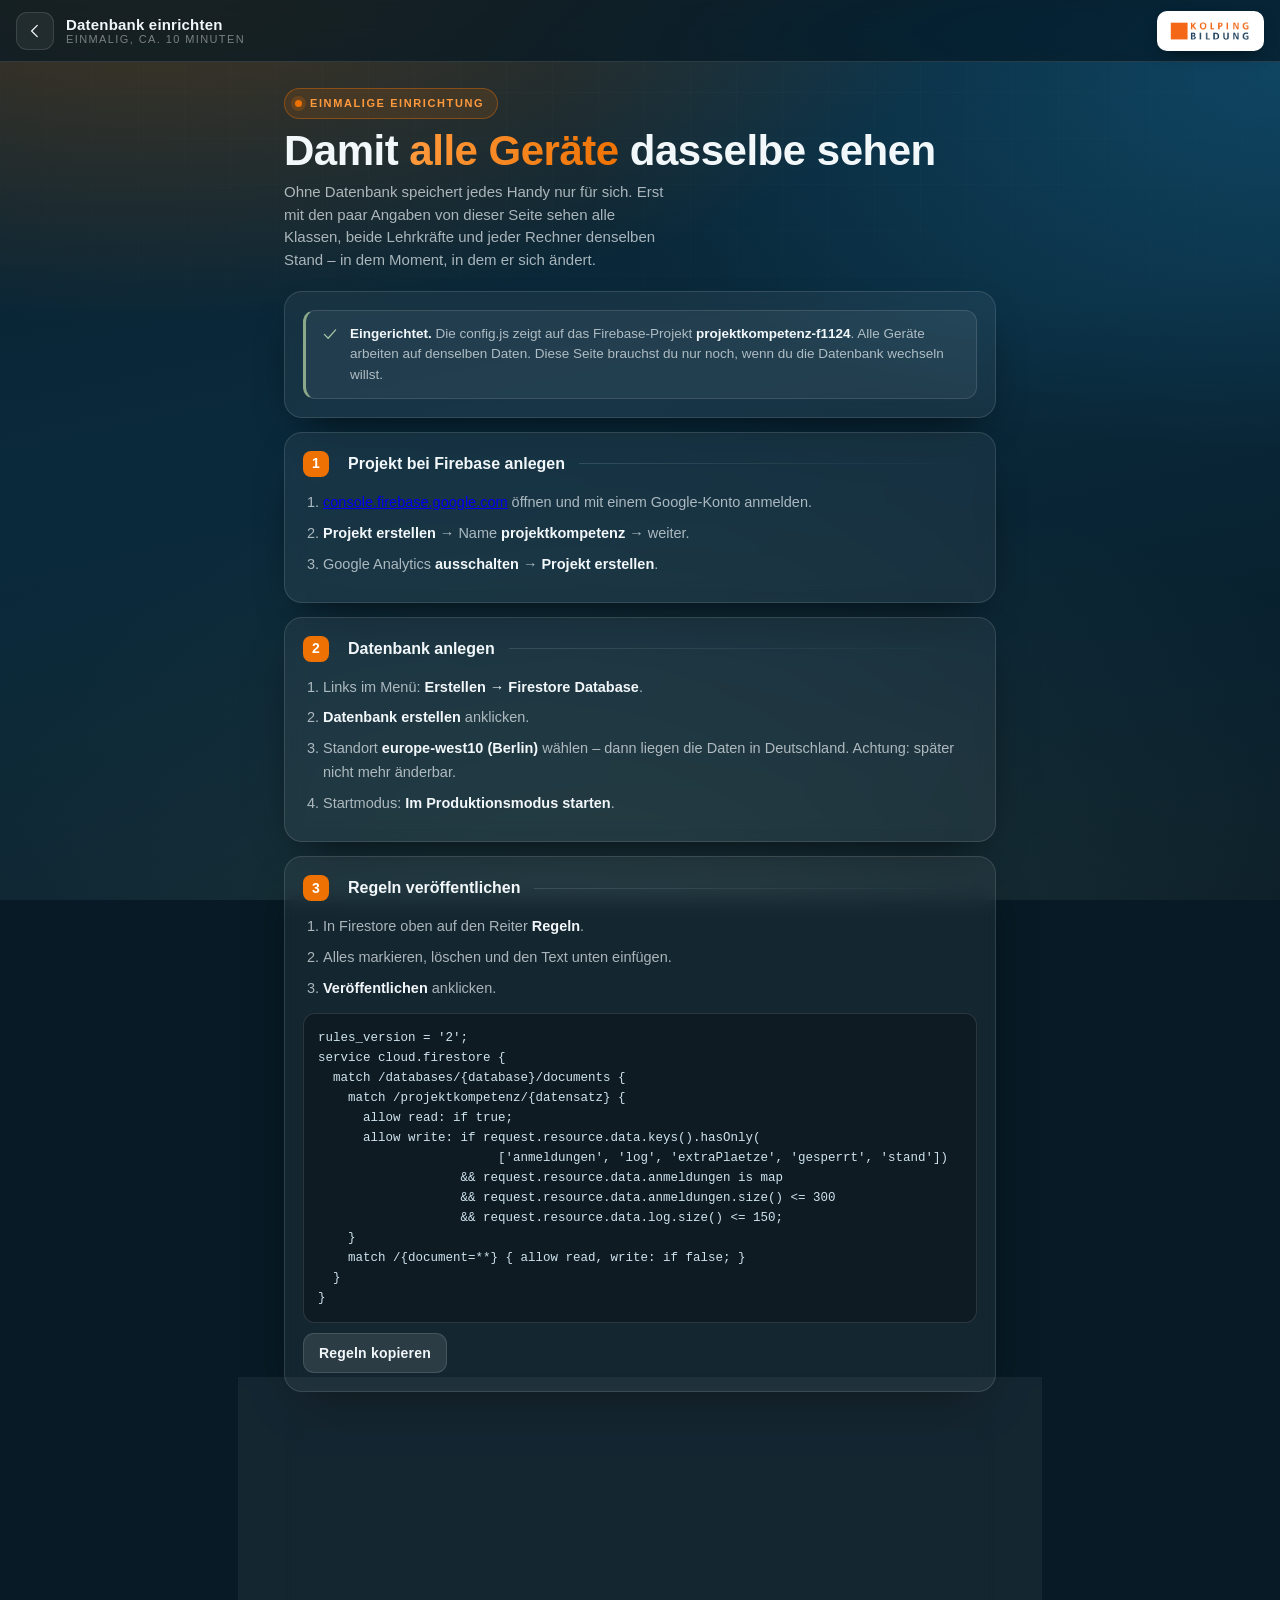
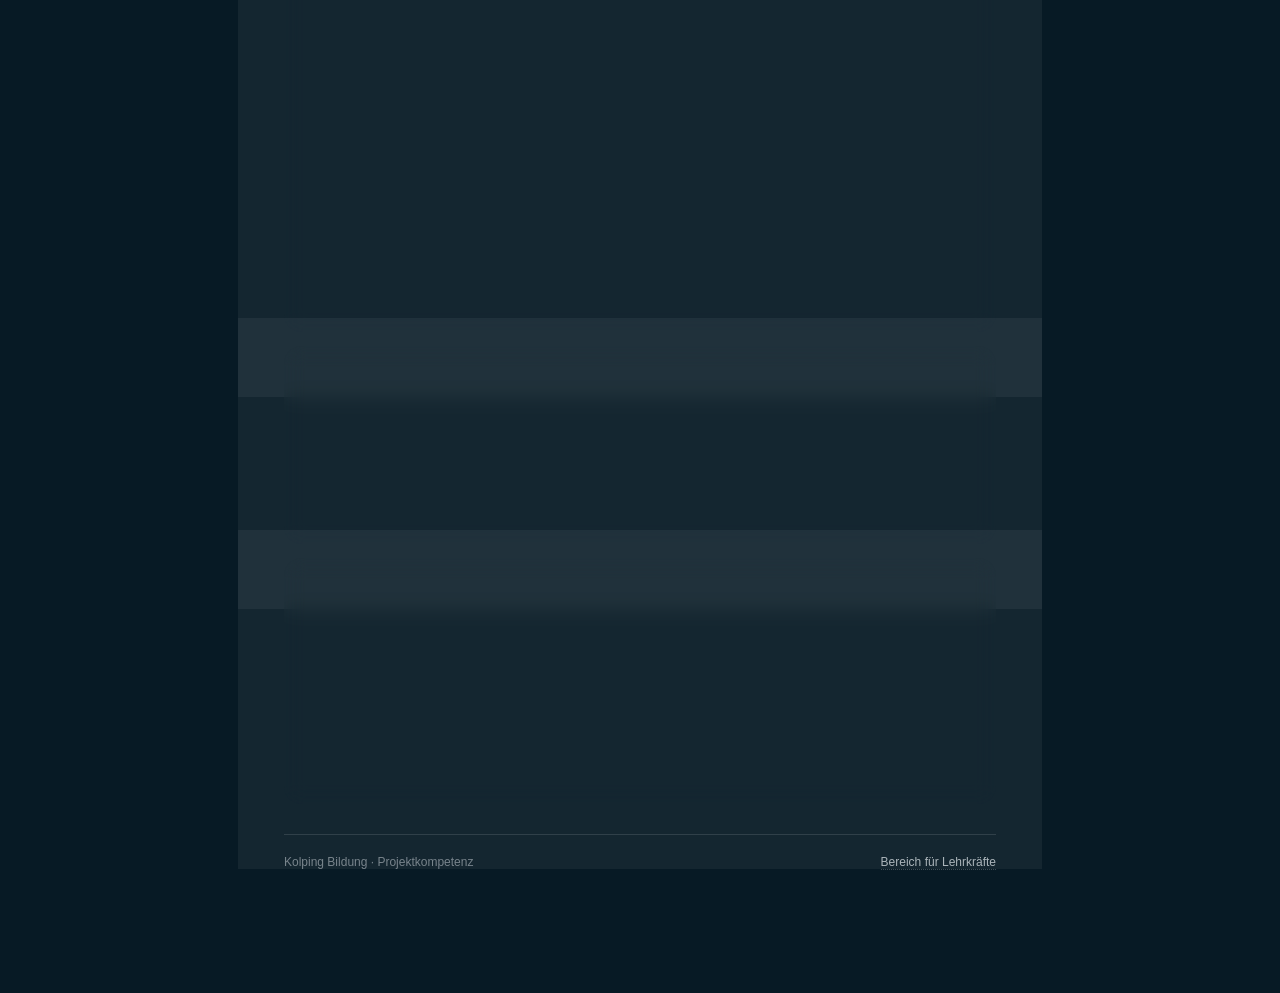
<file: einrichten.html>
<!DOCTYPE html>
<html lang="de">
<head>
<meta charset="utf-8">
<meta name="viewport" content="width=device-width, initial-scale=1, viewport-fit=cover">
<meta name="theme-color" content="#071A25">
<meta name="robots" content="noindex">
<title>Datenbank einrichten · Projektkompetenz</title>
<link rel="icon" href="assets/kolping-bildung-logo.png">
<link rel="stylesheet" href="css/style.css?v=2026-09-08-4">
<style>
  .schritt-nr {
    display: inline-grid; place-items: center;
    width: 26px; height: 26px; margin-right: 9px;
    border-radius: 8px; background: var(--orange); color: #fff;
    font-size: 14px; font-weight: 700;
  }
  .karte-titel.mit-nr { text-transform: none; font-size: 16px; letter-spacing: 0; color: var(--schrift); }
  .karte-titel.mit-nr::after { margin-left: 4px; }
  textarea {
    width: 100%; min-height: 150px; padding: 13px 14px;
    font-family: ui-monospace, Consolas, monospace; font-size: 13px; line-height: 1.5;
    color: var(--schrift); background: rgba(255,255,255,.07);
    border: 1px solid var(--kante); border-radius: var(--radius-klein);
    outline: none; resize: vertical;
  }
  textarea:focus { border-color: var(--orange); box-shadow: 0 0 0 3px rgba(238,114,3,.22); }
  pre.ausgabe {
    margin: 0; padding: 14px; overflow-x: auto;
    font-family: ui-monospace, Consolas, monospace; font-size: 12.5px; line-height: 1.6;
    color: #CFE3EE; background: rgba(0,0,0,.28);
    border: 1px solid var(--kante); border-radius: var(--radius-klein);
  }
  ol.klick { margin: 0; padding-left: 20px; font-size: 14.5px; line-height: 1.65; color: var(--schrift-weich); }
  ol.klick li { margin-bottom: 7px; }
  ol.klick b { color: var(--schrift); }
  .werte { display: grid; gap: 6px; margin-top: 12px; }
  .werte div { display: flex; gap: 10px; font-size: 12.5px; align-items: baseline; }
  .werte span:first-child { flex: 0 0 130px; color: var(--schrift-leise); font-family: ui-monospace, Consolas, monospace; }
  .werte span:last-child { flex: 1; min-width: 0; word-break: break-all; font-weight: 600; }
  .werte .fehlt { color: #FF9AA0; font-weight: 600; }
</style>
</head>
<body>

<header class="kopf">
  <a class="kopf-zurueck" href="lehrkraft.html" aria-label="Zurück" id="zurueck"></a>
  <div class="kopf-titel">
    <b>Datenbank einrichten</b>
    <span>einmalig, ca. 10 Minuten</span>
  </div>
  <div class="logo-feld"><img src="assets/kolping-bildung-logo.png" alt="Kolping Bildung"></div>
</header>

<main class="huelle">
  <div class="hero">
    <span class="marke">Einmalige Einrichtung</span>
    <h1>Damit <em>alle Geräte</em> dasselbe sehen</h1>
    <p>Ohne Datenbank speichert jedes Handy nur für sich. Erst mit den paar
       Angaben von dieser Seite sehen alle Klassen, beide Lehrkräfte und jeder
       Rechner denselben Stand – in dem Moment, in dem er sich ändert.</p>
  </div>

  <div class="karte" id="lage"></div>

  <div class="karte">
    <h2 class="karte-titel mit-nr"><span class="schritt-nr">1</span>Projekt bei Firebase anlegen</h2>
    <ol class="klick">
      <li><a href="https://console.firebase.google.com" target="_blank" rel="noopener">console.firebase.google.com</a>
          öffnen und mit einem Google-Konto anmelden.</li>
      <li><b>Projekt erstellen</b> → Name <b>projektkompetenz</b> → weiter.</li>
      <li>Google Analytics <b>ausschalten</b> → <b>Projekt erstellen</b>.</li>
    </ol>
  </div>

  <div class="karte">
    <h2 class="karte-titel mit-nr"><span class="schritt-nr">2</span>Datenbank anlegen</h2>
    <ol class="klick">
      <li>Links im Menü: <b>Erstellen → Firestore Database</b>.</li>
      <li><b>Datenbank erstellen</b> anklicken.</li>
      <li>Standort <b>europe-west10 (Berlin)</b> wählen – dann liegen die
          Daten in Deutschland. Achtung: später nicht mehr änderbar.</li>
      <li>Startmodus: <b>Im Produktionsmodus starten</b>.</li>
    </ol>
  </div>

  <div class="karte">
    <h2 class="karte-titel mit-nr"><span class="schritt-nr">3</span>Regeln veröffentlichen</h2>
    <ol class="klick">
      <li>In Firestore oben auf den Reiter <b>Regeln</b>.</li>
      <li>Alles markieren, löschen und den Text unten einfügen.</li>
      <li><b>Veröffentlichen</b> anklicken.</li>
    </ol>
    <pre class="ausgabe" id="regeln" style="margin-top:12px"></pre>
    <button class="knopf knopf--leise knopf--klein" id="regeln-kopieren" style="margin-top:10px">Regeln kopieren</button>
  </div>

  <div class="karte">
    <h2 class="karte-titel mit-nr"><span class="schritt-nr">4</span>Zugangsdaten hier einfügen</h2>
    <ol class="klick" style="margin-bottom:14px">
      <li>Oben links <b>Zahnrad → Projekteinstellungen</b>.</li>
      <li>Nach unten zu <b>Meine Apps</b> → auf <b>&lt;/&gt;</b> (Web) klicken.</li>
      <li>Name <b>Projektkompetenz</b> → <b>App registrieren</b> (Hosting nicht ankreuzen).</li>
      <li>Den angezeigten Block <b>komplett kopieren</b> und hier einfügen:</li>
    </ol>
    <textarea id="eingabe" spellcheck="false" placeholder="const firebaseConfig = {&#10;  apiKey: &quot;AIzaSy…&quot;,&#10;  authDomain: &quot;projektkompetenz-1234.firebaseapp.com&quot;,&#10;  projectId: &quot;projektkompetenz-1234&quot;,&#10;  …&#10;};"></textarea>
    <div class="werte" id="werte"></div>
  </div>

  <div class="karte">
    <h2 class="karte-titel mit-nr"><span class="schritt-nr">5</span>Verbindung wirklich testen</h2>
    <p style="margin:0 0 12px;color:rgba(242,247,250,.68);font-size:14px">
      Der Test schreibt einen Probedatensatz in die Datenbank und liest ihn
      zurück. Klappt das, funktioniert es auch zwischen verschiedenen Geräten.</p>
    <button class="knopf" id="testen" disabled>Verbindung testen</button>
    <div id="ergebnis" style="margin-top:14px"></div>
  </div>

  <div class="karte">
    <h2 class="karte-titel mit-nr"><span class="schritt-nr">6</span>In die config.js eintragen</h2>
    <p style="margin:0 0 12px;color:rgba(242,247,250,.68);font-size:14px">
      Diesen Block in <b>js/config.js</b> einsetzen – er ersetzt dort den
      vorhandenen Abschnitt <b>firebase: { … }</b>. Danach speichern und
      hochladen, fertig.</p>
    <pre class="ausgabe" id="block">Noch nichts eingefügt.</pre>
    <button class="knopf" id="block-kopieren" style="margin-top:12px" disabled>Block kopieren</button>
  </div>

  <footer class="fuss">
    <span>Kolping Bildung · Projektkompetenz</span>
    <span><a href="lehrkraft.html">Bereich für Lehrkräfte</a></span>
  </footer>
</main>

<script src="js/config.js?v=2026-09-08-4"></script>
<script src="js/ui.js?v=2026-09-08-4"></script>
<script src="js/store.js?v=2026-09-08-4"></script>
<script>
(function () {
  'use strict';
  const $ = id => document.getElementById(id);
  const FELDER = ['apiKey', 'authDomain', 'projectId', 'storageBucket', 'messagingSenderId', 'appId'];
  let daten = {};

  $('zurueck').innerHTML = UI.symbol('zurueck', 18);

  $('regeln').textContent = [
    "rules_version = '2';",
    'service cloud.firestore {',
    '  match /databases/{database}/documents {',
    '    match /projektkompetenz/{datensatz} {',
    '      allow read: if true;',
    '      allow write: if request.resource.data.keys().hasOnly(',
    "                        ['anmeldungen', 'log', 'extraPlaetze', 'gesperrt', 'stand'])",
    '                   && request.resource.data.anmeldungen is map',
    '                   && request.resource.data.anmeldungen.size() <= 300',
    '                   && request.resource.data.log.size() <= 150;',
    '    }',
    '    match /{document=**} { allow read, write: if false; }',
    '  }',
    '}'
  ].join('\n');

  /* --- Wie steht es gerade? ------------------------------------------- */
  const fertig = !!(CONFIG.firebase.projectId && CONFIG.firebase.apiKey);
  $('lage').innerHTML = fertig
    ? '<div class="hinweis hinweis--gruen">' + UI.symbol('check', 18) +
      '<div><b>Eingerichtet.</b> Die config.js zeigt auf das Firebase-Projekt ' +
      '<b>' + UI.sicher(CONFIG.firebase.projectId) + '</b>. Alle Geräte arbeiten auf denselben Daten. ' +
      'Diese Seite brauchst du nur noch, wenn du die Datenbank wechseln willst.</div></div>'
    : '<div class="hinweis hinweis--rot">' + UI.symbol('warn', 18) +
      '<div><b>Noch nicht eingerichtet – die Seite läuft im Demo-Modus.</b> ' +
      'Jedes Gerät speichert im Moment nur für sich. Für den Einsatz mit den ' +
      'Klassen müssen die Schritte unten einmal durchlaufen werden.</div></div>';

  /* --- Eingabe auswerten ---------------------------------------------- */
  function auswerten() {
    const text = $('eingabe').value;
    daten = {};
    FELDER.forEach(f => {
      const treffer = text.match(new RegExp(f + '\\s*:\\s*["\'`]([^"\'`]+)["\'`]'));
      if (treffer) daten[f] = treffer[1].trim();
    });

    $('werte').innerHTML = FELDER.map(f =>
      '<div><span>' + f + '</span>' +
      (daten[f] ? '<span>' + UI.sicher(daten[f]) + '</span>'
                : '<span class="fehlt">fehlt noch</span>') + '</div>').join('');

    const vollstaendig = FELDER.every(f => daten[f]);
    $('testen').disabled = !vollstaendig;
    $('block-kopieren').disabled = !vollstaendig;

    $('block').textContent = vollstaendig
      ? '  firebase: {\n' +
        FELDER.map(f => "    " + f + ": '" + daten[f] + "'").join(',\n') +
        '\n  },'
      : 'Noch nicht vollständig – bitte den kompletten Block aus Firebase einfügen.';
  }

  $('eingabe').addEventListener('input', auswerten);
  auswerten();

  /* --- Echter Schreib-/Lesetest --------------------------------------- */
  function skriptLaden(url) {
    return new Promise((f, x) => {
      const s = document.createElement('script');
      s.src = url; s.onload = f; s.onerror = () => x(new Error('nicht erreichbar: ' + url));
      document.head.appendChild(s);
    });
  }

  /* Firestore versucht es bei falschen Angaben endlos weiter, ohne je einen
     Fehler zu melden. Ohne Zeitlimit würde der Test ewig laufen.          */
  function mitZeitlimit(versprechen, ms) {
    return Promise.race([
      versprechen,
      new Promise((_, x) => setTimeout(() => x(new Error('ZEITLIMIT')), ms || 12000))
    ]);
  }

  function melden(art, titel, text) {
    $('ergebnis').innerHTML = '<div class="hinweis hinweis--' + art + '">' +
      UI.symbol(art === 'gruen' ? 'check' : art === 'rot' ? 'warn' : 'info', 18) +
      '<div><b>' + titel + '</b> ' + text + '</div></div>';
  }

  $('testen').addEventListener('click', async () => {
    const knopf = $('testen');
    knopf.disabled = true; knopf.textContent = 'wird geprüft …';
    melden('', 'Test läuft.', 'Verbindung wird aufgebaut …');
    try {
      const basis = 'https://www.gstatic.com/firebasejs/10.12.5/';
      if (!window.firebase || !window.firebase.firestore) {
        await skriptLaden(basis + 'firebase-app-compat.js');
        await skriptLaden(basis + 'firebase-firestore-compat.js');
      }
      const app = firebase.initializeApp(daten, 'probe-' + Date.now());
      const db = firebase.firestore(app);
      const ref = db.collection('projektkompetenz').doc('verbindungstest');

      const marke = new Date().toISOString();
      await mitZeitlimit(
        ref.set({ anmeldungen: {}, log: [], extraPlaetze: {}, gesperrt: false, stand: marke }));
      const zurueck = await mitZeitlimit(ref.get());

      if (zurueck.exists && zurueck.data().stand === marke) {
        melden('gruen', 'Es funktioniert.',
          'Geschrieben und zurückgelesen aus dem Projekt <b>' + UI.sicher(daten.projectId) + '</b>. ' +
          'Ab jetzt sehen alle Geräte denselben Stand. Fehlt nur noch Schritt 6.');
      } else {
        melden('rot', 'Merkwürdig.', 'Der Schreibvorgang ging durch, beim Zurücklesen kam aber nichts an. Bitte noch einmal versuchen.');
      }
    } catch (e) {
      const m = String(e && e.message || e);
      let rat = 'Meldung: ' + UI.sicher(m);
      if (m === 'ZEITLIMIT') {
        rat = 'Die Datenbank hat nicht geantwortet. Das passiert, wenn die ' +
              'Zugangsdaten zu einem Projekt gehören, in dem noch keine ' +
              'Firestore-Datenbank angelegt ist (Schritt 2), oder wenn gerade ' +
              'keine Internetverbindung besteht.';
      } else if (/permission|insufficient/i.test(m)) {
        rat = 'Die Datenbank verweigert das Schreiben. Das liegt fast immer an Schritt 3 – ' +
              'die Regeln sind noch nicht oder noch nicht richtig veröffentlicht.';
      } else if (/not.*found|does not exist|NOT_FOUND/i.test(m)) {
        rat = 'Es wurde noch keine Firestore-Datenbank angelegt. Das ist Schritt 2.';
      } else if (/api.?key|invalid/i.test(m)) {
        rat = 'Die Zugangsdaten stimmen nicht. Bitte den Block aus Firebase noch einmal komplett kopieren.';
      }
      melden('rot', 'Hat nicht geklappt.', rat);
    } finally {
      knopf.disabled = false; knopf.textContent = 'Verbindung testen';
    }
  });

  /* --- Kopieren -------------------------------------------------------- */
  async function kopieren(text, name) {
    try { await navigator.clipboard.writeText(text); UI.meldung(name + ' kopiert.', 'gut'); }
    catch (e) { UI.meldung('Kopieren ging nicht – bitte von Hand markieren.', 'warn'); }
  }
  $('regeln-kopieren').addEventListener('click', () => kopieren($('regeln').textContent, 'Regeln'));
  $('block-kopieren').addEventListener('click', () => kopieren($('block').textContent, 'Block'));
})();
</script>
</body>
</html>
</file>
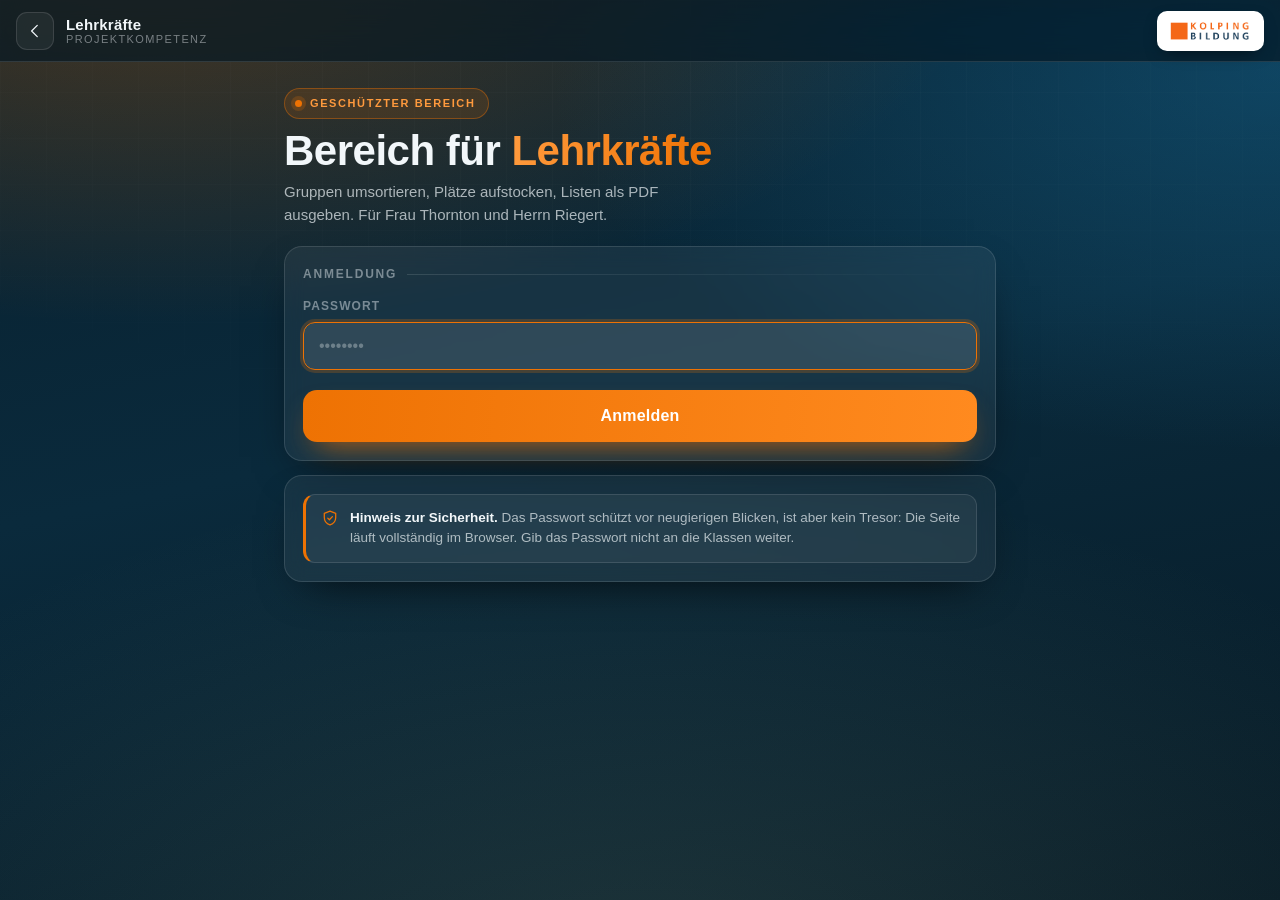
<file: lehrkraft.html>
<!DOCTYPE html>
<html lang="de">
<head>
<meta charset="utf-8">
<meta name="viewport" content="width=device-width, initial-scale=1, viewport-fit=cover">
<meta name="theme-color" content="#071A25">
<meta name="robots" content="noindex">
<title>Lehrkräfte · Projektkompetenz</title>
<link rel="icon" href="assets/kolping-bildung-logo.png">
<link rel="stylesheet" href="css/style.css?v=2026-09-08-4">
</head>
<body>

<header class="kopf">
  <a class="kopf-zurueck" href="index.html" aria-label="Zur Schülerseite" id="zur-startseite"></a>
  <div class="kopf-titel">
    <b>Lehrkräfte</b>
    <span id="kopf-unter">Projektkompetenz</span>
  </div>
  <div class="logo-feld">
    <img src="assets/kolping-bildung-logo.png" alt="Kolping Bildung">
  </div>
</header>

<!-- ============================== Anmeldung ============================== -->
<main class="huelle" id="tor">
  <div class="hero">
    <span class="marke">Geschützter Bereich</span>
    <h1>Bereich für <em>Lehrkräfte</em></h1>
    <p>Gruppen umsortieren, Plätze aufstocken, Listen als PDF ausgeben.
       Für Frau Thornton und Herrn Riegert.</p>
  </div>

  <div class="karte">
    <h2 class="karte-titel">Anmeldung</h2>
    <div class="feld">
      <label for="passwort">Passwort</label>
      <input type="password" id="passwort" autocomplete="current-password"
             enterkeyhint="go" placeholder="••••••••">
      <div class="feld-fehler" id="fehler-passwort">Das Passwort stimmt nicht.</div>
    </div>
    <button class="knopf" id="anmelden" style="margin-top:6px">Anmelden</button>
  </div>

  <div class="karte">
    <div class="hinweis">
      <span></span>
      <div><b>Hinweis zur Sicherheit.</b> Das Passwort schützt vor neugierigen
      Blicken, ist aber kein Tresor: Die Seite läuft vollständig im Browser.
      Gib das Passwort nicht an die Klassen weiter.</div>
    </div>
  </div>
</main>

<!-- ============================== Arbeitsbereich ========================= -->
<main class="huelle huelle--weit" id="pult" hidden>

  <div class="hero" style="padding:20px 0 14px">
    <h1 style="font-size:clamp(24px,6.4vw,34px)">Projekt<em>verteilung</em></h1>
    <p id="pult-unter">Stand wird geladen …</p>
  </div>

  <div id="verbindungs-banner"></div>

  <div class="kacheln">
    <div class="kachel"><b id="z-angemeldet">0</b><span>Angemeldet</span></div>
    <div class="kachel blau"><b id="z-plaetze">0</b><span>Plätze gesamt</span></div>
    <div class="kachel gruen"><b id="z-frei">0</b><span>Noch frei</span></div>
    <div class="kachel"><b id="z-ohne">0</b><span>Ohne Projekt</span></div>
  </div>

  <div class="reiter" role="tablist">
    <button role="tab" data-blatt="projekte" aria-selected="true">Projekte</button>
    <button role="tab" data-blatt="schueler" aria-selected="false">Schüler</button>
    <button role="tab" data-blatt="verlauf" aria-selected="false">Verlauf</button>
    <button role="tab" data-blatt="export" aria-selected="false">PDF &amp; Export</button>
  </div>

  <!-- --------------------------------------------------------- Projekte -->
  <section class="blatt aktiv" id="blatt-projekte" role="tabpanel">
    <div class="karte" style="margin-bottom:14px">
      <div class="hinweis">
        <span></span>
        <div>Über das Auswahlfeld hinter einem Namen verschiebst du eine Person in
        ein anderes Projekt. Das Platzlimit darfst du dabei überschreiten – die
        Seite fragt vorher nach. Mit <b>+</b> und <b>−</b> änderst du die Anzahl
        der Plätze eines Projekts.</div>
      </div>
    </div>
    <div id="gruppen"></div>
  </section>

  <!-- --------------------------------------------------------- Schüler --->
  <section class="blatt" id="blatt-schueler" role="tabpanel">
    <div class="karte" style="margin-bottom:14px">
      <div style="display:flex;gap:9px;flex-wrap:wrap;align-items:center">
        <button class="knopf knopf--klein" id="person-neu">Person eintragen</button>
        <select id="klassen-filter" style="padding:9px 12px;border-radius:11px;background:rgba(255,255,255,.08);color:#F2F7FA;border:1px solid rgba(255,255,255,.12);font:inherit;font-size:14px">
          <option value="">Alle Klassen</option>
        </select>
        <span class="mini" id="schueler-anzahl"></span>
      </div>
    </div>
    <div class="karte">
      <div class="tabelle-huelle" id="schueler-tabelle"></div>
    </div>
  </section>

  <!-- --------------------------------------------------------- Verlauf --->
  <section class="blatt" id="blatt-verlauf" role="tabpanel">
    <div class="karte">
      <h2 class="karte-titel">Alle Änderungen · neueste zuerst</h2>
      <div class="protokoll" id="protokoll"></div>
    </div>
  </section>

  <!-- ---------------------------------------------------------- Export --->
  <section class="blatt" id="blatt-export" role="tabpanel">
    <div class="karte">
      <h2 class="karte-titel">Zwei PDF-Listen</h2>
      <p style="margin:0 0 14px;color:rgba(242,247,250,.68);font-size:14px">
        Beide Listen im Kolping-Design mit Logo, Datum und Unterschriftsfeld.
      </p>
      <div style="display:grid;gap:10px">
        <button class="knopf" id="pdf-schueler">Liste 1 · Schüler → Projekt</button>
        <button class="knopf" id="pdf-projekte">Liste 2 · Projekt → Schüler</button>
        <button class="knopf knopf--leise" id="pdf-beide">Beide PDF auf einmal</button>
        <button class="knopf knopf--leise" id="csv">Als CSV für Excel</button>
      </div>
    </div>

    <div class="karte">
      <h2 class="karte-titel">Datenbank</h2>
      <p style="margin:0 0 12px;color:rgba(242,247,250,.68);font-size:14px">
        Prüft, ob wirklich alle Geräte auf demselben Stand arbeiten. Der Test
        schreibt in die Datenbank und liest zurück.
      </p>
      <button class="knopf knopf--leise" id="verbindung-pruefen">Verbindung prüfen</button>
      <div id="verbindung-ergebnis" style="margin-top:12px"></div>
      <p style="margin:12px 0 0;font-size:13px;color:rgba(242,247,250,.5)">
        <a href="einrichten.html" style="color:rgba(242,247,250,.7)">Einrichtung öffnen</a>
        – nötig beim ersten Mal und beim Wechsel auf eine andere Datenbank.
      </p>
    </div>

    <div class="karte">
      <h2 class="karte-titel">Anmeldung steuern</h2>
      <div id="sperr-anzeige" style="margin-bottom:12px"></div>
      <button class="knopf knopf--leise" id="sperren">Anmeldung schließen</button>
    </div>

    <div class="karte">
      <h2 class="karte-titel">Gefahrenzone</h2>
      <p style="margin:0 0 12px;color:rgba(242,247,250,.68);font-size:14px">
        Löscht alle Anmeldungen dieses Jahrgangs. Vorher unbedingt die PDF sichern.
      </p>
      <button class="knopf knopf--gefahr" id="zuruecksetzen">Alle Anmeldungen löschen</button>
    </div>

    <div class="karte">
      <h2 class="karte-titel">QR-Code</h2>
      <p style="margin:0 0 12px;color:rgba(242,247,250,.68);font-size:14px">
        Zum Projizieren oder Ausdrucken – die Klassen scannen ihn und landen
        direkt auf der Anmeldeseite.
      </p>
      <a class="knopf knopf--leise" href="qr.html" style="text-decoration:none">QR-Code öffnen</a>
    </div>
  </section>

  <footer class="fuss">
    <span>Kolping Bildung · Thornton &amp; Riegert</span>
    <span><a href="index.html">Zur Schülerseite</a> · <a href="#" id="abmelden">Abmelden</a></span>
  </footer>
</main>

<div class="leiste" id="leiste" hidden>
  <div class="leiste-innen" style="display:flex;justify-content:center">
    <span class="status" id="status"><i></i><span id="status-text">verbinde …</span></span>
  </div>
</div>

<script src="js/config.js?v=2026-09-08-4"></script>
<script src="js/ui.js?v=2026-09-08-4"></script>
<script src="js/store.js?v=2026-09-08-4"></script>
<script src="assets/logo-data.js?v=2026-09-08-4"></script>
<script src="js/pdf.js?v=2026-09-08-4"></script>
<script src="js/admin.js?v=2026-09-08-4"></script>
</body>
</html>
</file>
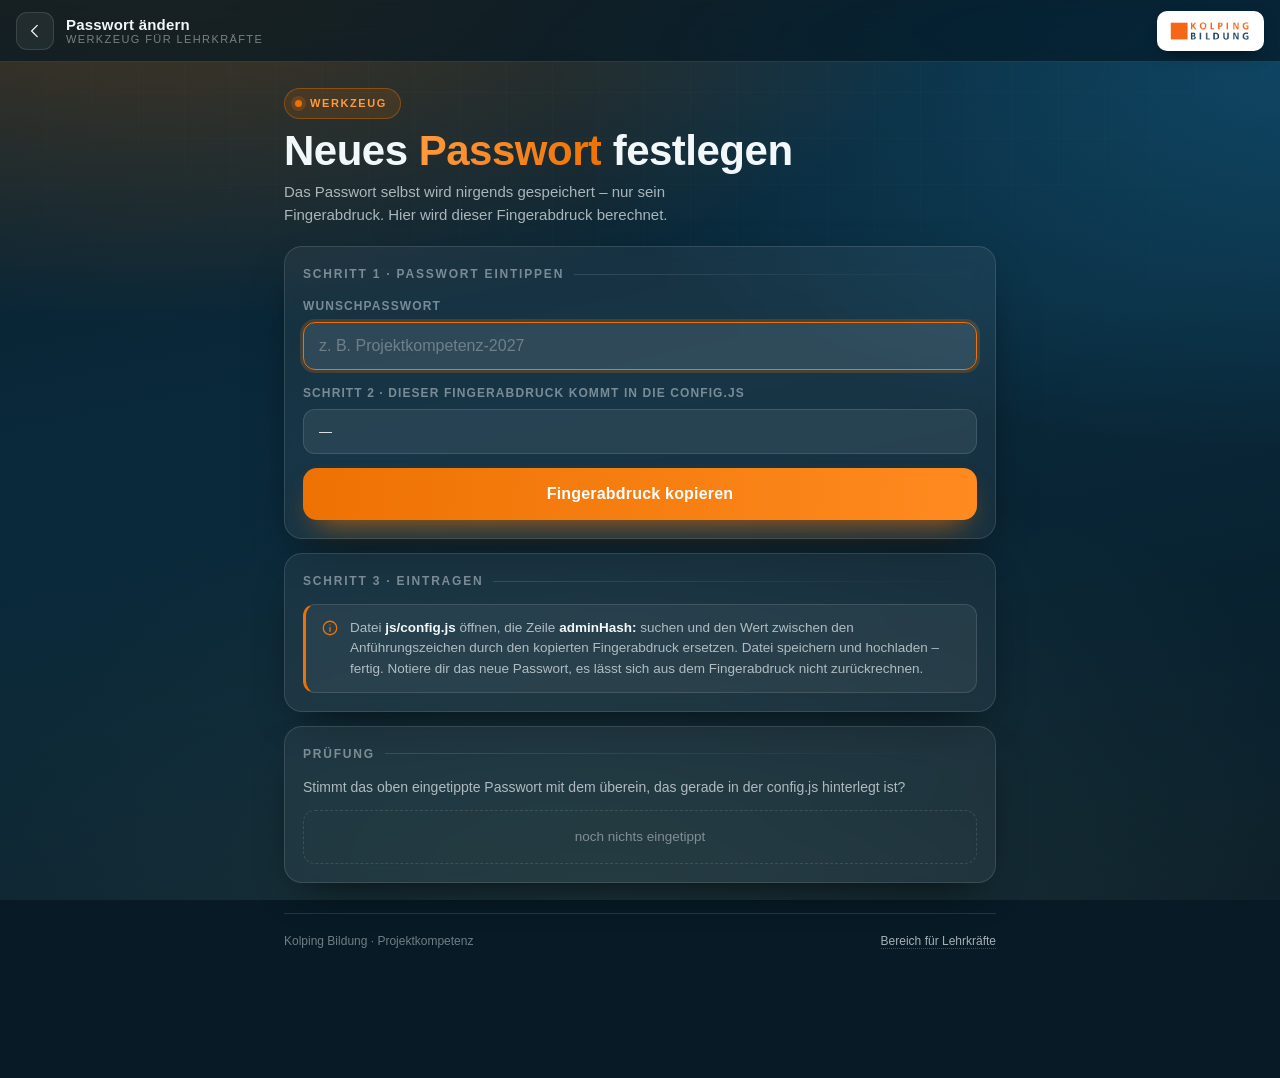
<file: passwort.html>
<!DOCTYPE html>
<html lang="de">
<head>
<meta charset="utf-8">
<meta name="viewport" content="width=device-width, initial-scale=1, viewport-fit=cover">
<meta name="theme-color" content="#071A25">
<meta name="robots" content="noindex">
<title>Passwort ändern · Projektkompetenz</title>
<link rel="icon" href="assets/kolping-bildung-logo.png">
<link rel="stylesheet" href="css/style.css?v=2026-09-08-4">
</head>
<body>

<header class="kopf">
  <a class="kopf-zurueck" href="lehrkraft.html" aria-label="Zurück" id="zurueck"></a>
  <div class="kopf-titel">
    <b>Passwort ändern</b>
    <span>Werkzeug für Lehrkräfte</span>
  </div>
  <div class="logo-feld"><img src="assets/kolping-bildung-logo.png" alt="Kolping Bildung"></div>
</header>

<main class="huelle">
  <div class="hero">
    <span class="marke">Werkzeug</span>
    <h1>Neues <em>Passwort</em> festlegen</h1>
    <p>Das Passwort selbst wird nirgends gespeichert – nur sein Fingerabdruck.
       Hier wird dieser Fingerabdruck berechnet.</p>
  </div>

  <div class="karte">
    <h2 class="karte-titel">Schritt 1 · Passwort eintippen</h2>
    <div class="feld">
      <label for="pw">Wunschpasswort</label>
      <input type="text" id="pw" placeholder="z. B. Projektkompetenz-2027" spellcheck="false" autocomplete="off">
    </div>
    <div class="feld">
      <label for="hash">Schritt 2 · Dieser Fingerabdruck kommt in die config.js</label>
      <input type="text" id="hash" readonly value="—" style="font-size:13px">
    </div>
    <button class="knopf" id="kopieren">Fingerabdruck kopieren</button>
  </div>

  <div class="karte">
    <h2 class="karte-titel">Schritt 3 · Eintragen</h2>
    <div class="hinweis">
      <span id="i1"></span>
      <div>Datei <b>js/config.js</b> öffnen, die Zeile <b>adminHash:</b> suchen und
      den Wert zwischen den Anführungszeichen durch den kopierten Fingerabdruck
      ersetzen. Datei speichern und hochladen – fertig. Notiere dir das neue
      Passwort, es lässt sich aus dem Fingerabdruck nicht zurückrechnen.</div>
    </div>
  </div>

  <div class="karte">
    <h2 class="karte-titel">Prüfung</h2>
    <p style="margin:0 0 12px;color:rgba(242,247,250,.68);font-size:14px">
      Stimmt das oben eingetippte Passwort mit dem überein, das gerade in der
      config.js hinterlegt ist?</p>
    <div id="probe" class="leer">noch nichts eingetippt</div>
  </div>

  <footer class="fuss">
    <span>Kolping Bildung · Projektkompetenz</span>
    <span><a href="lehrkraft.html">Bereich für Lehrkräfte</a></span>
  </footer>
</main>

<script src="js/config.js?v=2026-09-08-4"></script>
<script src="js/ui.js?v=2026-09-08-4"></script>
<script>
(function () {
  'use strict';
  const $ = id => document.getElementById(id);
  $('zurueck').innerHTML = UI.symbol('zurueck', 18);
  $('i1').innerHTML = UI.symbol('info', 18);

  function rechnen() {
    const wert = $('pw').value;
    if (!wert) {
      $('hash').value = '—';
      $('probe').className = 'leer';
      $('probe').textContent = 'noch nichts eingetippt';
      return;
    }
    const h = UI.sha256(wert);
    $('hash').value = h;
    const passt = h === String(window.CONFIG.adminHash).toLowerCase();
    $('probe').className = passt ? 'hinweis hinweis--gruen' : 'hinweis';
    $('probe').innerHTML = (passt ? UI.symbol('check', 18) : UI.symbol('info', 18)) +
      '<div>' + (passt
        ? '<b>Ja.</b> Mit diesem Passwort kommst du gerade in den Lehrkraft-Bereich.'
        : '<b>Nein.</b> Das ist ein anderes Passwort als das aktuell hinterlegte – ' +
          'genau richtig, wenn du es neu setzen willst.') + '</div>';
  }

  $('pw').addEventListener('input', rechnen);
  $('kopieren').addEventListener('click', async () => {
    if (!$('hash').value || $('hash').value === '—') { UI.meldung('Erst ein Passwort eintippen.', 'warn'); return; }
    try { await navigator.clipboard.writeText($('hash').value); UI.meldung('Fingerabdruck kopiert.', 'gut'); }
    catch (e) { $('hash').select(); UI.meldung('Bitte von Hand kopieren (Strg + C).', 'warn'); }
  });
  setTimeout(() => $('pw').focus(), 120);
})();
</script>
</body>
</html>
</file>
<file: css/style.css>
/* ============================================================================
   Projektkompetenz – Kolping Bildung
   Corporate Design: Orange #EE7203 · Dunkelblau #12415B · Grün #8CA88A
   Hausschrift Frutiger, ersatzweise Segoe UI.
   Aufgebaut mobile first – der Standardfall ist das Handy im Hochformat.
   ========================================================================= */

:root {
  /* Markenfarben */
  --orange:      #EE7203;
  --orange-hell: #FF9A3D;
  --orange-tief: #C25C00;
  --navy:        #12415B;
  --navy-tief:   #08202E;
  --navy-mitte:  #0E3247;
  --gruen:       #8CA88A;
  --gruen-hell:  #A8C4A6;

  /* Flächen und Schrift auf dunklem Grund */
  --grund:       #071A25;
  --glas:        rgba(255, 255, 255, .055);
  --glas-stark:  rgba(255, 255, 255, .10);
  --kante:       rgba(255, 255, 255, .12);
  --kante-hell:  rgba(255, 255, 255, .22);
  --schrift:     #F2F7FA;
  --schrift-weich: rgba(242, 247, 250, .68);
  --schrift-leise: rgba(242, 247, 250, .45);

  --rot:         #E5484D;

  --radius:      18px;
  --radius-klein: 12px;
  --radius-gross: 26px;

  --schatten:    0 18px 45px -22px rgba(0, 0, 0, .85);
  --glut:        0 0 0 1px rgba(238, 114, 3, .55), 0 12px 40px -14px rgba(238, 114, 3, .55);

  --schrift-familie: 'Segoe UI', Frutiger, 'Frutiger LT Std', Arial, Helvetica, sans-serif;

  --kopf-hoehe:  62px;
}

/* ------------------------------------------------------------------ Basis */

* { box-sizing: border-box; }

/* Muss über allen Klassen stehen: sonst gewinnt z. B. .knopf { display:flex }
   gegen das hidden-Attribut und versteckte Elemente bleiben sichtbar.      */
[hidden] { display: none !important; }

html { -webkit-text-size-adjust: 100%; }

body {
  margin: 0;
  min-height: 100dvh;
  font-family: var(--schrift-familie);
  font-size: 16px;
  line-height: 1.5;
  color: var(--schrift);
  background: var(--grund);
  overflow-x: hidden;
  -webkit-font-smoothing: antialiased;
  padding-bottom: env(safe-area-inset-bottom);
}

/* Hintergrund: dunkler Verlauf + weiches Farbleuchten + feines Raster.
   Bewusst dezent, damit das Logo und die Inhalte vorn bleiben.            */
body::before,
body::after {
  content: '';
  position: fixed;
  inset: 0;
  pointer-events: none;
  z-index: -2;
}

body::before {
  background:
    radial-gradient(120% 80% at 12% -8%,  rgba(238, 114, 3, .30) 0%, transparent 55%),
    radial-gradient(95% 70% at 100% 8%,   rgba(24, 118, 168, .38) 0%, transparent 60%),
    radial-gradient(120% 90% at 50% 108%, rgba(140, 168, 138, .16) 0%, transparent 62%),
    linear-gradient(168deg, var(--navy-tief) 0%, #0A2A3C 45%, var(--grund) 100%);
}

body::after {
  z-index: -1;
  opacity: .5;
  background-image:
    linear-gradient(rgba(255, 255, 255, .045) 1px, transparent 1px),
    linear-gradient(90deg, rgba(255, 255, 255, .045) 1px, transparent 1px);
  background-size: 46px 46px;
  mask-image: radial-gradient(120% 75% at 50% 0%, #000 0%, transparent 78%);
  -webkit-mask-image: radial-gradient(120% 75% at 50% 0%, #000 0%, transparent 78%);
}

.huelle {
  width: min(100%, 760px);
  margin: 0 auto;
  padding: 0 16px 120px;
}
.huelle--weit { width: min(100%, 1180px); }

/* --------------------------------------------------------------- Kopfzeile */

.kopf {
  position: sticky;
  top: 0;
  z-index: 40;
  display: flex;
  align-items: center;
  gap: 12px;
  min-height: var(--kopf-hoehe);
  padding: 8px 16px;
  padding-top: calc(8px + env(safe-area-inset-top));
  background: rgba(7, 26, 37, .72);
  backdrop-filter: blur(16px) saturate(140%);
  -webkit-backdrop-filter: blur(16px) saturate(140%);
  border-bottom: 1px solid var(--kante);
}

/* Das Logo steht laut CD oben rechts und braucht einen hellen Grund –
   deshalb sitzt es auf einem weißen Feld mit Schutzraum ringsum.          */
.logo-feld {
  margin-left: auto;
  display: flex;
  align-items: center;
  background: #fff;
  border-radius: 10px;
  padding: 7px 11px;
  box-shadow: 0 6px 18px -8px rgba(0, 0, 0, .7);
  flex: 0 0 auto;
}
.logo-feld img { display: block; height: 26px; width: auto; }

.kopf-titel {
  display: flex;
  flex-direction: column;
  line-height: 1.15;
  min-width: 0;
}
.kopf-titel b {
  font-size: 15px;
  font-weight: 700;
  letter-spacing: .2px;
  white-space: nowrap;
  overflow: hidden;
  text-overflow: ellipsis;
}
.kopf-titel span {
  font-size: 11px;
  color: var(--schrift-leise);
  text-transform: uppercase;
  letter-spacing: 1.4px;
}

.kopf-zurueck {
  display: inline-flex;
  align-items: center;
  justify-content: center;
  width: 38px; height: 38px;
  border-radius: 11px;
  border: 1px solid var(--kante);
  background: var(--glas);
  color: var(--schrift);
  cursor: pointer;
  flex: 0 0 auto;
}
.kopf-zurueck:active { transform: scale(.94); }

/* ------------------------------------------------------------------- Hero */

.hero { padding: 26px 0 20px; }

.hero h1 {
  margin: 10px 0 8px;
  font-size: clamp(28px, 8vw, 42px);
  line-height: 1.06;
  font-weight: 700;
  letter-spacing: -.5px;
}
.hero h1 em {
  font-style: normal;
  background: linear-gradient(96deg, var(--orange-hell), var(--orange));
  -webkit-background-clip: text;
  background-clip: text;
  color: transparent;
}
.hero p {
  margin: 0;
  color: var(--schrift-weich);
  font-size: 15px;
  max-width: 46ch;
}

.marke {
  display: inline-flex;
  align-items: center;
  gap: 8px;
  padding: 6px 13px 6px 10px;
  border-radius: 999px;
  border: 1px solid rgba(238, 114, 3, .4);
  background: rgba(238, 114, 3, .13);
  font-size: 11px;
  font-weight: 600;
  letter-spacing: 1.6px;
  text-transform: uppercase;
  color: var(--orange-hell);
}
.marke::before {
  content: '';
  width: 7px; height: 7px;
  border-radius: 50%;
  background: var(--orange);
  box-shadow: 0 0 0 4px rgba(238, 114, 3, .2);
  animation: pulsieren 2.6s ease-in-out infinite;
}
@keyframes pulsieren {
  0%, 100% { opacity: 1; transform: scale(1); }
  50%      { opacity: .45; transform: scale(.8); }
}

/* ------------------------------------------------------------ Schritte 1-2 */

.schritte {
  display: flex;
  align-items: center;
  gap: 8px;
  margin: 4px 0 18px;
}
.schritt {
  flex: 1;
  height: 4px;
  border-radius: 99px;
  background: rgba(255, 255, 255, .12);
  overflow: hidden;
}
.schritt i {
  display: block;
  height: 100%;
  width: 0;
  border-radius: 99px;
  background: linear-gradient(90deg, var(--orange), var(--orange-hell));
  transition: width .45s cubic-bezier(.4, 0, .2, 1);
}
.schritt.aktiv i, .schritt.fertig i { width: 100%; }

/* ------------------------------------------------------------------ Karten */

.karte {
  background: var(--glas);
  border: 1px solid var(--kante);
  border-radius: var(--radius);
  padding: 18px;
  backdrop-filter: blur(10px);
  -webkit-backdrop-filter: blur(10px);
  box-shadow: var(--schatten);
}
.karte + .karte { margin-top: 14px; }

.karte-titel {
  display: flex;
  align-items: center;
  gap: 10px;
  margin: 0 0 14px;
  font-size: 12px;
  font-weight: 700;
  letter-spacing: 1.8px;
  text-transform: uppercase;
  color: var(--schrift-leise);
}
.karte-titel::after {
  content: '';
  flex: 1;
  height: 1px;
  background: linear-gradient(90deg, var(--kante), transparent);
}

/* ---------------------------------------------------------------- Formular */

.feld { margin-bottom: 14px; }
.feld:last-child { margin-bottom: 0; }

.feld label {
  display: block;
  margin-bottom: 7px;
  font-size: 12px;
  font-weight: 600;
  letter-spacing: 1.1px;
  text-transform: uppercase;
  color: var(--schrift-leise);
}

.feld input[type=text],
.feld input[type=password],
.feld select {
  width: 100%;
  padding: 14px 15px;
  font-family: inherit;
  font-size: 16px;               /* 16px verhindert das Zoomen auf iPhones */
  color: var(--schrift);
  background: rgba(255, 255, 255, .07);
  border: 1px solid var(--kante);
  border-radius: var(--radius-klein);
  outline: none;
  transition: border-color .18s, box-shadow .18s, background .18s;
  -webkit-appearance: none;
  appearance: none;
}
.feld select {
  background-image: url("data:image/svg+xml,%3Csvg xmlns='http://www.w3.org/2000/svg' viewBox='0 0 24 24' fill='none' stroke='%23F2F7FA' stroke-width='2.2' stroke-linecap='round'%3E%3Cpath d='M6 9l6 6 6-6'/%3E%3C/svg%3E");
  background-repeat: no-repeat;
  background-position: right 13px center;
  background-size: 17px;
  padding-right: 40px;
}
.feld select option { background: var(--navy-tief); color: var(--schrift); }

.feld input::placeholder { color: rgba(242, 247, 250, .32); }

.feld input:focus, .feld select:focus {
  border-color: var(--orange);
  background: rgba(255, 255, 255, .1);
  box-shadow: 0 0 0 3px rgba(238, 114, 3, .22);
}
.feld input[aria-invalid=true] {
  border-color: var(--rot);
  box-shadow: 0 0 0 3px rgba(229, 72, 77, .18);
}

.feld-fehler {
  display: none;
  margin-top: 6px;
  font-size: 13px;
  color: #FF9AA0;
}
.feld-fehler.zeigen { display: block; }

/* Klassenauswahl als große Tippflächen */
.chips { display: flex; flex-wrap: wrap; gap: 9px; }
.chip {
  flex: 1 1 130px;
  min-height: 50px;
  display: inline-flex;
  align-items: center;
  justify-content: center;
  gap: 8px;
  padding: 12px 16px;
  font: inherit;
  font-weight: 600;
  font-size: 15px;
  color: var(--schrift);
  background: rgba(255, 255, 255, .06);
  border: 1px solid var(--kante);
  border-radius: 13px;
  cursor: pointer;
  transition: .16s;
  -webkit-tap-highlight-color: transparent;
}
.chip:active { transform: scale(.97); }
.chip[aria-pressed=true] {
  background: rgba(238, 114, 3, .18);
  border-color: var(--orange);
  color: #fff;
  box-shadow: 0 0 0 3px rgba(238, 114, 3, .16);
}

/* ---------------------------------------------------------------- Schalter */

.knopf {
  display: inline-flex;
  align-items: center;
  justify-content: center;
  gap: 9px;
  min-height: 52px;
  width: 100%;
  padding: 14px 20px;
  font-family: inherit;
  font-size: 16px;
  font-weight: 700;
  letter-spacing: .2px;
  color: #fff;
  background: linear-gradient(96deg, var(--orange), #FF8A1F);
  border: none;
  border-radius: 14px;
  cursor: pointer;
  transition: transform .14s, box-shadow .2s, filter .2s;
  box-shadow: 0 14px 30px -14px rgba(238, 114, 3, .9);
  -webkit-tap-highlight-color: transparent;
}
.knopf:hover:not(:disabled) { filter: brightness(1.07); }
.knopf:active:not(:disabled) { transform: scale(.98); }
.knopf:disabled { opacity: .42; cursor: not-allowed; box-shadow: none; }

.knopf--leise {
  background: var(--glas-stark);
  border: 1px solid var(--kante);
  box-shadow: none;
  color: var(--schrift);
}
.knopf--gefahr {
  background: rgba(229, 72, 77, .16);
  border: 1px solid rgba(229, 72, 77, .5);
  color: #FFB3B6;
  box-shadow: none;
}
.knopf--klein {
  min-height: 40px;
  width: auto;
  padding: 9px 15px;
  font-size: 14px;
  border-radius: 11px;
}

/* Feste Leiste am unteren Rand – der Daumen kommt dort am besten hin. */
.leiste {
  position: fixed;
  left: 0; right: 0; bottom: 0;
  z-index: 45;
  padding: 12px 16px calc(12px + env(safe-area-inset-bottom));
  background: linear-gradient(to top, rgba(7, 26, 37, .97) 62%, rgba(7, 26, 37, 0));
  backdrop-filter: blur(10px);
  -webkit-backdrop-filter: blur(10px);
}
.leiste-innen { width: min(100%, 760px); margin: 0 auto; }

/* ---------------------------------------------------------- Projektkarten */

.projekte { display: grid; gap: 12px; }

.projekt {
  position: relative;
  display: block;
  width: 100%;
  text-align: left;
  font-family: inherit;
  color: var(--schrift);
  background: var(--glas);
  border: 1px solid var(--kante);
  border-radius: var(--radius);
  padding: 15px 15px 13px;
  cursor: pointer;
  overflow: hidden;
  transition: border-color .18s, background .18s, transform .14s, box-shadow .22s;
  -webkit-tap-highlight-color: transparent;
}
.projekt::before {                       /* Lichtkante links */
  content: '';
  position: absolute;
  left: 0; top: 14px; bottom: 14px;
  width: 3px;
  border-radius: 0 3px 3px 0;
  background: linear-gradient(180deg, var(--orange), rgba(238, 114, 3, 0));
  opacity: .55;
  transition: opacity .2s;
}
.projekt:active { transform: scale(.985); }
.projekt[aria-pressed=true] {
  background: rgba(238, 114, 3, .13);
  border-color: var(--orange);
  box-shadow: var(--glut);
}
.projekt[aria-pressed=true]::before { opacity: 1; }
.projekt.voll { opacity: .5; cursor: not-allowed; }
.projekt.voll::before { background: rgba(255, 255, 255, .3); }
.projekt.meins { border-color: var(--gruen); background: rgba(140, 168, 138, .13); }
.projekt.meins::before { background: linear-gradient(180deg, var(--gruen-hell), transparent); opacity: 1; }

/* Ohne Beschreibungstext steht nur noch der Name neben dem Symbol –
   mittig ausgerichtet sieht das ruhiger aus.                            */
.projekt-kopf { display: flex; align-items: center; gap: 12px; }

.projekt-symbol {
  flex: 0 0 auto;
  width: 44px; height: 44px;
  display: grid;
  place-items: center;
  border-radius: 13px;
  background: rgba(238, 114, 3, .16);
  border: 1px solid rgba(238, 114, 3, .3);
  color: var(--orange-hell);
}
.projekt-symbol svg { width: 22px; height: 22px; }
.projekt.meins .projekt-symbol {
  background: rgba(140, 168, 138, .2);
  border-color: rgba(140, 168, 138, .45);
  color: var(--gruen-hell);
}

.projekt-text { min-width: 0; flex: 1; }
.projekt-name {
  margin: 0;
  font-size: 18px;
  font-weight: 700;
  letter-spacing: -.2px;
  line-height: 1.2;
}

.projekt-marken { display: flex; flex-wrap: wrap; gap: 6px; margin-top: 10px; }
.mini {
  display: inline-flex;
  align-items: center;
  gap: 5px;
  padding: 4px 9px;
  border-radius: 8px;
  font-size: 11px;
  font-weight: 600;
  letter-spacing: .5px;
  background: rgba(255, 255, 255, .07);
  border: 1px solid var(--kante);
  color: var(--schrift-weich);
  white-space: nowrap;
}
.mini--lehrkraft { color: #BBD5E4; }
.mini--hinweis { background: rgba(238, 114, 3, .16); border-color: rgba(238, 114, 3, .38); color: var(--orange-hell); }
.mini--gruen  { background: rgba(140, 168, 138, .18); border-color: rgba(140, 168, 138, .45); color: var(--gruen-hell); }
.mini--voll   { background: rgba(229, 72, 77, .16); border-color: rgba(229, 72, 77, .45); color: #FFB3B6; }

/* Belegungsbalken */
.balken-zeile {
  display: flex;
  align-items: center;
  gap: 10px;
  margin-top: 12px;
}
.balken {
  flex: 1;
  height: 7px;
  border-radius: 99px;
  background: rgba(255, 255, 255, .1);
  overflow: hidden;
}
.balken i {
  display: block;
  height: 100%;
  border-radius: 99px;
  background: linear-gradient(90deg, var(--orange), var(--orange-hell));
  transition: width .5s cubic-bezier(.4, 0, .2, 1);
}
.balken i.voll  { background: linear-gradient(90deg, #E5484D, #FF7A7F); }
.balken i.meins { background: linear-gradient(90deg, var(--gruen), var(--gruen-hell)); }
.balken-zahl {
  font-size: 12px;
  font-weight: 700;
  font-variant-numeric: tabular-nums;
  color: var(--schrift-weich);
  white-space: nowrap;
}



@keyframes einblenden {
  from { opacity: 0; transform: translateY(-5px); }
  to   { opacity: 1; transform: none; }
}

/* Filterzeile */
.filter {
  display: flex;
  gap: 8px;
  overflow-x: auto;
  padding: 2px 0 10px;
  scrollbar-width: none;
  -ms-overflow-style: none;
}
.filter::-webkit-scrollbar { display: none; }
.filter button {
  flex: 0 0 auto;
  padding: 8px 14px;
  font: inherit;
  font-size: 13px;
  font-weight: 600;
  color: var(--schrift-weich);
  background: rgba(255, 255, 255, .06);
  border: 1px solid var(--kante);
  border-radius: 99px;
  cursor: pointer;
  white-space: nowrap;
}
.filter button[aria-pressed=true] {
  background: rgba(238, 114, 3, .2);
  border-color: var(--orange);
  color: #fff;
}

/* ------------------------------------------------------------- Bestätigung */

.erfolg { text-align: center; padding: 22px 18px 26px; }
.erfolg-ring {
  width: 82px; height: 82px;
  margin: 0 auto 16px;
  display: grid;
  place-items: center;
  border-radius: 50%;
  background: rgba(140, 168, 138, .16);
  border: 2px solid var(--gruen);
  color: var(--gruen-hell);
  animation: aufpoppen .45s cubic-bezier(.34, 1.56, .64, 1);
}
.erfolg-ring svg { width: 38px; height: 38px; }
@keyframes aufpoppen {
  from { transform: scale(.3); opacity: 0; }
  to   { transform: scale(1); opacity: 1; }
}
.erfolg h2 { margin: 0 0 6px; font-size: 23px; }
.erfolg .name { color: var(--orange-hell); }
.erfolg p { margin: 0 auto; color: var(--schrift-weich); max-width: 40ch; font-size: 14.5px; }

.zusammenfassung {
  margin: 18px 0 0;
  padding: 16px;
  border-radius: var(--radius-klein);
  background: rgba(255, 255, 255, .06);
  border: 1px solid var(--kante);
  text-align: left;
}
.zeile {
  display: flex;
  justify-content: space-between;
  align-items: baseline;
  gap: 14px;
  padding: 7px 0;
  border-bottom: 1px solid rgba(255, 255, 255, .07);
  font-size: 14px;
}
.zeile:last-child { border-bottom: none; }
.zeile dt { color: var(--schrift-leise); font-size: 12px; text-transform: uppercase; letter-spacing: .9px; }
.zeile dd { margin: 0; font-weight: 600; text-align: right; }

/* ---------------------------------------------------------------- Hinweise */

.hinweis {
  display: flex;
  gap: 11px;
  padding: 13px 15px;
  border-radius: var(--radius-klein);
  background: rgba(255, 255, 255, .05);
  border: 1px solid var(--kante);
  border-left: 3px solid var(--orange);
  font-size: 13.5px;
  line-height: 1.5;
  color: var(--schrift-weich);
}
.hinweis--gruen { border-left-color: var(--gruen); }
.hinweis--rot   { border-left-color: var(--rot); background: rgba(229, 72, 77, .1); }
.hinweis svg { flex: 0 0 auto; width: 18px; height: 18px; margin-top: 1px; color: var(--orange); }
.hinweis--gruen svg { color: var(--gruen-hell); }
.hinweis--rot svg   { color: #FF9AA0; }
.hinweis b { color: var(--schrift); }

/* Meldung, die kurz eingeblendet wird */
.toast-raum {
  position: fixed;
  left: 12px; right: 12px;
  bottom: calc(84px + env(safe-area-inset-bottom));
  z-index: 90;
  display: flex;
  flex-direction: column;
  align-items: center;
  gap: 8px;
  pointer-events: none;
}
.toast {
  max-width: 520px;
  width: 100%;
  display: flex;
  align-items: center;
  gap: 10px;
  padding: 13px 16px;
  border-radius: 13px;
  background: rgba(11, 38, 53, .97);
  border: 1px solid var(--kante-hell);
  box-shadow: 0 20px 45px -18px #000;
  font-size: 14px;
  font-weight: 500;
  animation: hochschieben .3s cubic-bezier(.34, 1.4, .64, 1);
}
.toast.gut  { border-color: rgba(140, 168, 138, .6); }
.toast.warn { border-color: rgba(238, 114, 3, .6); }
.toast.fehler { border-color: rgba(229, 72, 77, .65); }
.toast svg { width: 18px; height: 18px; flex: 0 0 auto; }
@keyframes hochschieben {
  from { opacity: 0; transform: translateY(14px); }
  to   { opacity: 1; transform: none; }
}
.toast.weg { opacity: 0; transform: translateY(10px); transition: .3s; }

/* ------------------------------------------------------------ Statuszeile */

.status {
  display: inline-flex;
  align-items: center;
  gap: 7px;
  padding: 5px 11px;
  border-radius: 99px;
  font-size: 11px;
  font-weight: 600;
  letter-spacing: .6px;
  background: rgba(255, 255, 255, .07);
  border: 1px solid var(--kante);
  color: var(--schrift-weich);
}
.status i {
  width: 7px; height: 7px;
  border-radius: 50%;
  background: var(--gruen);
  box-shadow: 0 0 8px var(--gruen);
}
.status.demo   { border-color: rgba(238, 114, 3, .45); color: var(--orange-hell); }
.status.demo i { background: var(--orange); box-shadow: 0 0 8px var(--orange); }
.status.aus    { border-color: rgba(229, 72, 77, .5); color: #FFB3B6; }
.status.aus i  { background: var(--rot); box-shadow: 0 0 8px var(--rot); }

/* --------------------------------------------------------------- Lehrkraft */

.kacheln {
  display: grid;
  grid-template-columns: repeat(2, 1fr);
  gap: 10px;
  margin-bottom: 14px;
}
.kachel {
  padding: 14px;
  border-radius: var(--radius-klein);
  background: var(--glas);
  border: 1px solid var(--kante);
}
.kachel b {
  display: block;
  font-size: 26px;
  line-height: 1.1;
  font-variant-numeric: tabular-nums;
  color: var(--orange-hell);
}
.kachel span {
  font-size: 11px;
  text-transform: uppercase;
  letter-spacing: 1px;
  color: var(--schrift-leise);
}
.kachel.gruen b { color: var(--gruen-hell); }
.kachel.blau  b { color: #8FC5E8; }

.reiter {
  display: flex;
  gap: 6px;
  padding: 5px;
  margin-bottom: 14px;
  border-radius: 14px;
  background: rgba(255, 255, 255, .05);
  border: 1px solid var(--kante);
  overflow-x: auto;
  scrollbar-width: none;
}
.reiter::-webkit-scrollbar { display: none; }
.reiter button {
  flex: 1 0 auto;
  min-height: 40px;
  padding: 9px 14px;
  font: inherit;
  font-size: 13.5px;
  font-weight: 600;
  color: var(--schrift-weich);
  background: transparent;
  border: none;
  border-radius: 10px;
  cursor: pointer;
  white-space: nowrap;
}
.reiter button[aria-selected=true] {
  background: linear-gradient(96deg, var(--orange), #FF8A1F);
  color: #fff;
  box-shadow: 0 8px 20px -12px rgba(238, 114, 3, .9);
}

.blatt { display: none; }
.blatt.aktiv { display: block; animation: einblenden .22s ease; }

/* Gruppenblock in der Lehrkraft-Ansicht */
.gruppe { margin-bottom: 12px; }
.gruppe-kopf {
  display: flex;
  align-items: center;
  gap: 10px;
  flex-wrap: wrap;
  padding-bottom: 10px;
  border-bottom: 1px solid var(--kante);
  margin-bottom: 10px;
}
.gruppe-kopf h3 { margin: 0; font-size: 16px; flex: 1 1 160px; }
.plaetze-regler { display: inline-flex; align-items: center; gap: 6px; }
.plaetze-regler button {
  width: 30px; height: 30px;
  display: grid; place-items: center;
  font: inherit; font-size: 17px; font-weight: 700;
  color: var(--schrift);
  background: rgba(255, 255, 255, .08);
  border: 1px solid var(--kante);
  border-radius: 8px;
  cursor: pointer;
  line-height: 1;
}
.plaetze-regler button:active { transform: scale(.92); }

.person {
  display: flex;
  align-items: center;
  gap: 10px;
  padding: 9px 11px;
  border-radius: 11px;
  background: rgba(255, 255, 255, .045);
  border: 1px solid rgba(255, 255, 255, .08);
  margin-bottom: 7px;
}
.person:last-child { margin-bottom: 0; }
.person-name { flex: 1; min-width: 0; font-size: 14.5px; font-weight: 600; }
.person-name small {
  display: block;
  font-size: 11.5px;
  font-weight: 500;
  color: var(--schrift-leise);
}
.person select {
  flex: 0 1 auto;
  max-width: 150px;
  padding: 7px 9px;
  font: inherit;
  font-size: 12.5px;
  color: var(--schrift);
  background: rgba(255, 255, 255, .08);
  border: 1px solid var(--kante);
  border-radius: 8px;
}
.person select option { background: var(--navy-tief); }
.person-weg {
  flex: 0 0 auto;
  width: 32px; height: 32px;
  display: grid; place-items: center;
  color: #FF9AA0;
  background: rgba(229, 72, 77, .12);
  border: 1px solid rgba(229, 72, 77, .35);
  border-radius: 8px;
  cursor: pointer;
}
.person-weg svg { width: 15px; height: 15px; }

.leer {
  padding: 16px;
  text-align: center;
  font-size: 13.5px;
  color: var(--schrift-leise);
  border: 1px dashed var(--kante);
  border-radius: var(--radius-klein);
}

/* Verlauf / Protokoll */
.protokoll { max-height: 460px; overflow-y: auto; }
.protokoll-zeile {
  display: flex;
  gap: 11px;
  padding: 10px 0;
  border-bottom: 1px solid rgba(255, 255, 255, .07);
  font-size: 13.5px;
}
.protokoll-zeile:last-child { border-bottom: none; }
.protokoll-punkt {
  flex: 0 0 auto;
  width: 9px; height: 9px;
  margin-top: 6px;
  border-radius: 50%;
  background: var(--orange);
}
.protokoll-punkt.neu    { background: var(--gruen); }
.protokoll-punkt.weg    { background: var(--rot); }
.protokoll-punkt.lehrer { background: #8FC5E8; }
.protokoll-text { flex: 1; min-width: 0; }
.protokoll-zeit { font-size: 11.5px; color: var(--schrift-leise); white-space: nowrap; }

/* Tabelle (breite Bildschirme) */
.tabelle-huelle { overflow-x: auto; -webkit-overflow-scrolling: touch; }
table.liste {
  width: 100%;
  border-collapse: collapse;
  font-size: 13.5px;
  min-width: 560px;
}
table.liste th {
  position: sticky; top: 0;
  text-align: left;
  padding: 10px 12px;
  font-size: 11px;
  text-transform: uppercase;
  letter-spacing: 1px;
  color: #fff;
  background: var(--navy);
  white-space: nowrap;
}
table.liste th:first-child { border-radius: 9px 0 0 0; }
table.liste th:last-child  { border-radius: 0 9px 0 0; }
table.liste td {
  padding: 10px 12px;
  border-bottom: 1px solid rgba(255, 255, 255, .07);
  vertical-align: middle;
}
table.liste tbody tr:nth-child(even) { background: rgba(255, 255, 255, .028); }

/* ------------------------------------------------------------------ Dialog */

.schleier {
  position: fixed;
  inset: 0;
  z-index: 100;
  display: none;
  align-items: flex-end;
  justify-content: center;
  background: rgba(4, 14, 20, .72);
  backdrop-filter: blur(5px);
  -webkit-backdrop-filter: blur(5px);
}
.schleier.offen { display: flex; }
.dialog {
  width: min(100%, 520px);
  max-height: 88dvh;
  overflow-y: auto;
  padding: 22px 20px calc(22px + env(safe-area-inset-bottom));
  background: #0C2E42;
  border: 1px solid var(--kante-hell);
  border-bottom: none;
  border-radius: var(--radius-gross) var(--radius-gross) 0 0;
  animation: hochschieben .3s cubic-bezier(.34, 1.3, .64, 1);
}
.dialog h3 { margin: 0 0 6px; font-size: 20px; }
.dialog > p { margin: 0 0 16px; color: var(--schrift-weich); font-size: 14.5px; }
.dialog-griff {
  width: 40px; height: 4px;
  margin: -6px auto 16px;
  border-radius: 99px;
  background: var(--kante-hell);
}
.dialog-knoepfe { display: flex; flex-direction: column; gap: 9px; margin-top: 18px; }

/* ------------------------------------------------------------------ Fußzeile */

.fuss {
  margin-top: 30px;
  padding: 18px 0 8px;
  border-top: 1px solid var(--kante);
  display: flex;
  flex-wrap: wrap;
  gap: 8px 16px;
  justify-content: space-between;
  font-size: 12px;
  color: var(--schrift-leise);
}
.fuss a { color: var(--schrift-weich); text-decoration: none; border-bottom: 1px dotted var(--kante-hell); }
.fuss a:hover { color: var(--orange-hell); }

/* --------------------------------------------------------- Barrierefreiheit */

:focus-visible {
  outline: 3px solid var(--orange-hell);
  outline-offset: 2px;
  border-radius: 6px;
}
.nur-vorlesen {
  position: absolute;
  width: 1px; height: 1px;
  padding: 0; margin: -1px;
  overflow: hidden;
  clip: rect(0 0 0 0);
  white-space: nowrap;
  border: 0;
}

@media (prefers-reduced-motion: reduce) {
  *, *::before, *::after {
    animation-duration: .01ms !important;
    animation-iteration-count: 1 !important;
    transition-duration: .01ms !important;
  }
}

/* ------------------------------------------------------ Größere Bildschirme */

@media (min-width: 640px) {
  .huelle { padding-left: 24px; padding-right: 24px; }
  .projekte { grid-template-columns: repeat(2, 1fr); }
  .kacheln { grid-template-columns: repeat(4, 1fr); }
  .dialog {
    border-radius: var(--radius-gross);
    border-bottom: 1px solid var(--kante-hell);
    margin-bottom: 5vh;
  }
  .schleier { align-items: center; }
  .dialog-griff { display: none; }
  .dialog-knoepfe { flex-direction: row-reverse; }
  .dialog-knoepfe .knopf { flex: 1; }
  .leiste { position: static; background: none; backdrop-filter: none; padding: 20px 0 0; }
  .toast-raum { bottom: 20px; }
  .knopf--zeile { width: auto; }
}

@media (min-width: 900px) {
  .projekte { grid-template-columns: repeat(3, 1fr); }
  .huelle--weit .projekte { grid-template-columns: repeat(2, 1fr); }
}

/* ------------------------------------------------------------------- Druck */

@media print {
  body::before, body::after { display: none; }
  body { background: #fff; color: #000; }
  .kopf, .leiste, .toast-raum, .knopf, .reiter { display: none !important; }
}
</file>
